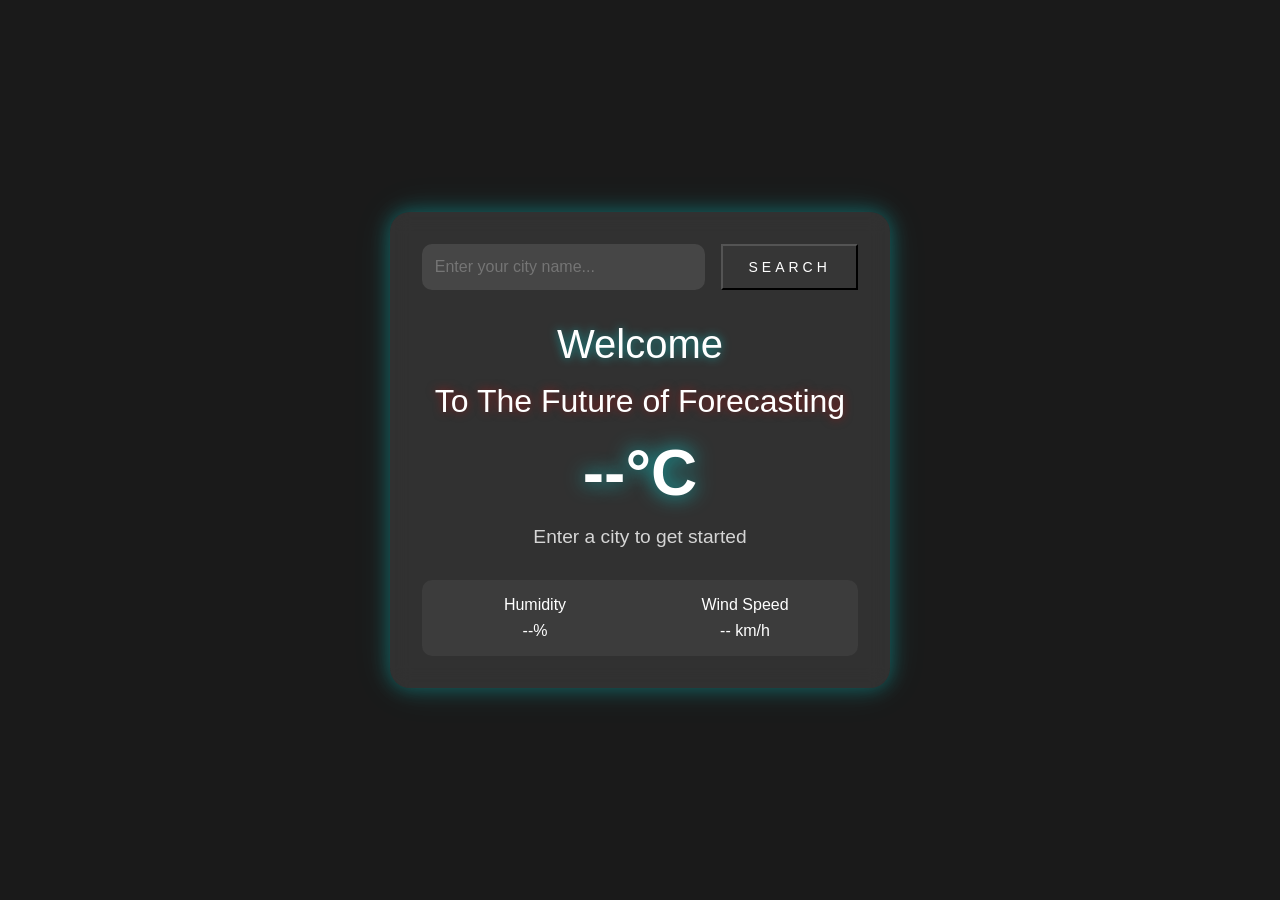
<file: 1. Weather Forecast Application/index.html>
<!-- This is a weather Forecast Web Application that uses Weather API for fetching real-time tempeature-->
<!DOCTYPE html>
<html lang="en">

<head>
    <meta charset="UTF-8">
    <meta name="viewport" content="width=device-width, initial-scale=1.0">
    <title>Weather Forecast</title>

    <style>
        /* Global styling of the background */
        * {
            margin: 0;
            padding: 0;
            box-sizing: border-box;
            font-family: 'Arial', sans-serif;
        }

        /* Body section */
        body {
            min-height: 100vh;
            background: #1a1a1a;
            display: flex;
            justify-content: center;
            align-items: center;
            color: #fff;
        }

        /* Weather section */
        .weather-container {
            background: rgba(255, 255, 255, 0.1);
            backdrop-filter: blur(10px);
            padding: 2rem;
            border-radius: 20px;
            width: 90%;
            max-width: 500px;
            box-shadow: 0 0 20px rgba(0, 255, 255, 0.3), 0 0 40px rgba(0, 255, 255, 0.1);
            animation: pulse 2s infinite;
        }

        /* Search box section */
        .search-box {
            display: flex;
            gap: 1rem;
            margin-bottom: 2rem;
        }

        /* Input field section */
        input {
            flex: 1;
            padding: 0.8rem;
            border: none;
            border-radius: 10px;
            background: rgba(255, 255, 255, 0.1);
            color: #fff;
            font-size: 1rem;
            transition: all 0.3s ease;
        }

        input:focus {
            outline: none;
            box-shadow: 0 0 15px rgba(0, 255, 255, 0.5);
        }

        /* Button styling */
        button {
            padding: 0.9em 1.8em;
            text-transform: uppercase;
            text-decoration: none;
            letter-spacing: 4px;
            color: transparent;
            border: 3px solid rgba(0, 255, 255, 0.5)#ff0;
            font-size: 14px;
            position: relative;
            font-family: inherit;
            background: transparent;
            cursor: pointer;
        }

        button::before {
            content: "search";
            position: absolute;
            top: 0;
            left: 0;
            width: 100%;
            height: 100%;
            background-color: #363636;
            color: rgb(255, 255, 255);
            display: flex;
            justify-content: center;
            align-items: center;
            transition: all 0.5s;
        }

        button:hover::before {
            left: 100%;
            transform: scale(0) rotateY(380deg);
            opacity: 78;
        }

        button::after {
            content: "go";
            position: absolute;
            top: 0;
            left: -100%;
            width: 100%;
            height: 100%;
            background-color: #363636;
            color: rgb(196, 216, 113);
            font-family: Georgia, serif;
            display: flex;
            justify-content: center;
            align-items: center;
            transition: all 0.5s;
            transform: scale(0) rotateY(0deg);
            opacity: 0;
        }

        button:hover::after {
            left: 0;
            transform: scale(1) rotateY(360deg);
            opacity: 1;
        }

        /* Weather information section/container */
        .weather-info {
            text-align: center;
        }

        .city {
            font-size: 2.5rem;
            margin-bottom: 1rem;
            text-shadow: 0 0 10px rgba(0, 255, 255, 0.5);
        }

        .city2 {
            font-size: 2rem;
            margin-bottom: 1rem;
            text-shadow: 0 0 10px rgba(237, 10, 10, 0.5);
        }

        .temperature {
            font-size: 4rem;
            font-weight: bold;
            margin-bottom: 1rem;
            text-shadow: 0 0 20px rgba(0, 255, 255, 0.7);
        }

        .description {
            font-size: 1.2rem;
            margin-bottom: 2rem;
            color: rgba(255, 255, 255, 0.8);
        }

        /* Weather details section */
        .details {
            display: grid;
            grid-template-columns: repeat(2, 1fr);
            gap: 1rem;
            padding: 1rem;
            background: rgba(255, 255, 255, 0.05);
            border-radius: 10px;
        }

        .detail-item {
            display: flex;
            flex-direction: column;
            align-items: center;
            gap: 0.5rem;
        }

        /* Breathing Animation outside the container */
        @keyframes pulse {
            0% {
                box-shadow: 0 0 20px rgba(82, 97, 97, 0.3), 0 0 40px rgba(0, 255, 255, 0.1);
            }

            50% {
                box-shadow: 0 0 25px rgba(255, 117, 3, 0.4), 0 0 50px rgba(0, 255, 255, 0.2);
            }

            100% {
                box-shadow: 0 0 20px rgba(255, 30, 0, 0.3), 0 0 40px rgba(0, 255, 255, 0.1);
            }
        }

        /* Error message styling */
        .error {
            color: #ff6b6b;
            margin-top: 1rem;
            text-align: center;
        }
    </style>
</head>

<body>
    <!-- Weather container -->
    <div class="weather-container">
        <!-- Search box -->
        <div class="search-box">
            <input type="text" placeholder="Enter your city name..." id="cityInput">
            <button onclick="getWeather()">Search</button>
        </div>
        <!-- Weather information display -->
        <div class="weather-info">
            <div class="city">Welcome</div> 
            <div class="city2">To The Future of Forecasting</div>
            <div class="temperature">--°C</div>
            <div class="description">Enter a city to get started</div>
            <div class="details">
                <div class="detail-item">
                    <span>Humidity</span>
                    <span>--%</span>
                </div>
                <div class="detail-item">
                    <span>Wind Speed</span>
                    <span>-- km/h</span>
                </div>
            </div>
        </div>
    </div>

    <script>
        // API key
        const API_KEY = "121019061b0a6bafcb91af1e6b594541";

        // Fetch weather data
        async function getWeather() {
            const cityInput = document.getElementById('cityInput');
            const city = cityInput.value;

            if (!city) return;

            try {
                const response = await fetch(`https://api.openweathermap.org/data/2.5/weather?q=${city}&units=metric&appid=${API_KEY}`);
                const data = await response.json();

                if (data.cod !== 200) {
                    showError('City not found');
                    return;
                }

                updateWeatherUI(data);
            } catch (error) {
                showError('Failed to fetch weather data');
            }
        }

        // Update UI
        function updateWeatherUI(data) {
            document.querySelector('.city').textContent = data.name;
            document.querySelector('.temperature').textContent = `${Math.round(data.main.temp)}°C`;
            document.querySelector('.description').textContent = data.weather[0].description;

            const details = document.querySelector('.details');
            details.innerHTML = `
                <div class="detail-item">
                    <span>Humidity</span>
                    <span>${data.main.humidity}%</span>
                </div>
                <div class="detail-item">
                    <span>Wind Speed</span>
                    <span>${data.wind.speed} km/h</span>
                </div>
            `;
        }

        // Show error messages
        function showError(message) {
            const errorDiv = document.createElement('div');
            errorDiv.className = 'error';
            errorDiv.textContent = message;

            const container = document.querySelector('.weather-container');
            container.appendChild(errorDiv);

            setTimeout(() => {
                errorDiv.remove();
            }, 3000);
        }

        // Event listener for Enter key
        document.getElementById('cityInput').addEventListener('keypress', (e) => {
            if (e.key === 'Enter') {
                getWeather();
            }
        });
    </script>
</body>

</html>
</file>
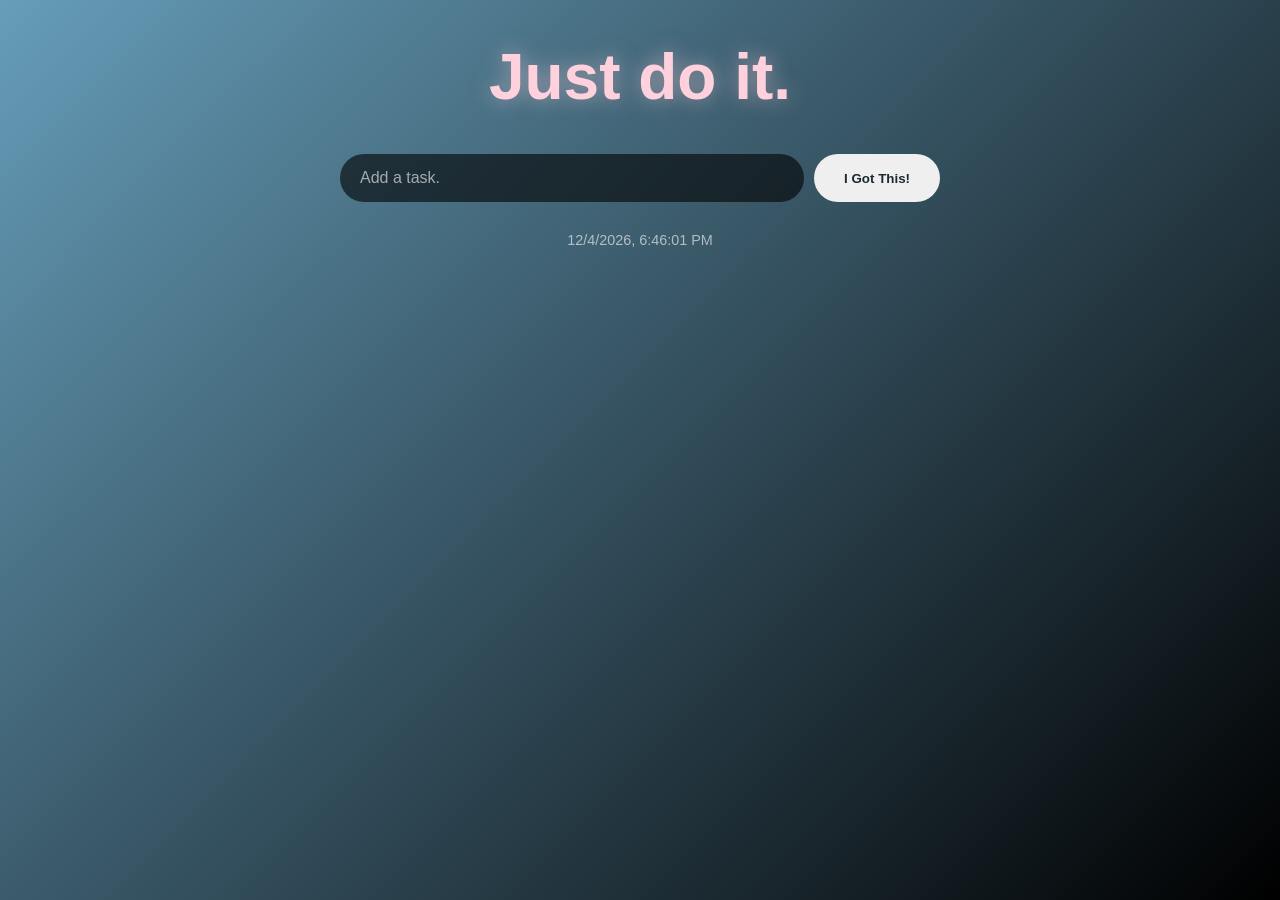
<file: 2. To Do List Web Application/index.html>
<!DOCTYPE html>
<html lang="en">
<head>
    <meta charset="UTF-8">
    <meta name="viewport" content="width=device-width, initial-scale=1.0">
    <title>Todo List</title>

    <!-- linking css file -->
    <link rel="stylesheet" href="todoStyling.css">  

    
</head>
<body>
    <div class="container">
        <h1>Just do it.</h1>
        <div class="input-section">
            <input type="text" id="todo-input" placeholder="Add a task.">
            <button id="add-btn">I Got This!</button>
        </div>
        <div class="timestamp"></div>
        <div id="todo-list"></div>
    </div>

    <!-- Linking Java-Script file -->
    <script src="todoScript.js"></script>

</body>
</html>
</file>
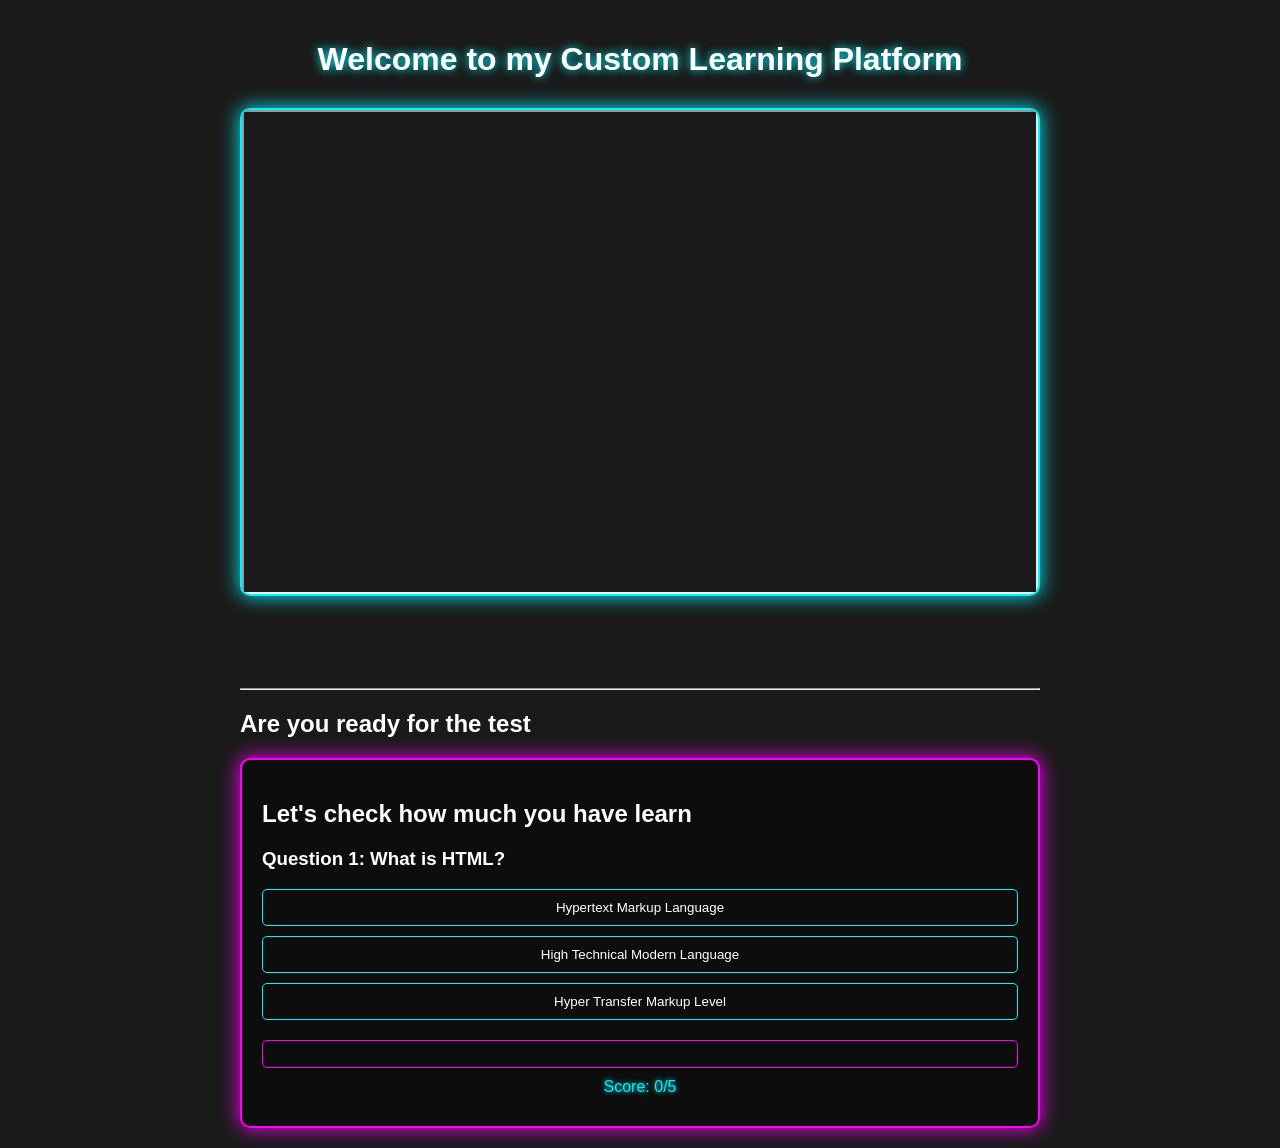
<file: codtech_2-2/index.html>
<!DOCTYPE html>
<html lang="en">

<head>
    <meta charset="UTF-8">
    <title>Learning Platform</title>
    <link rel="stylesheet" href="./style.css">

</head>

<body>
    <div class="container">
        <div class="header">
            <h1>Welcome to my Custom Learning Platform</h1>
        </div>

        <div class="video-container">
            <!-- embedding youtube video -->
            <iframe width="854px" height="480px" src="https://www.youtube.com/embed/Edsxf_NBFrw?start=0"
                title="YouTube video player" allow="autoplay; encrypted-media; picture-in-picture; fullscreen"
                allowfullscreen>
            </iframe>

        </div>

        <br><br><br>
        <hr>
        <h2>Are you ready for the test</h2>
        <div class="quiz-container">
            <h2>Let's check how much you have learn</h2>
            <div id="questions">
<!--                 data-correct specifies the indexing of the correct answer -->
                <div class="question active" data-correct="0">    
                    <h3>Question 1: What is HTML?</h3>
                    <div class="options">
                        <button>Hypertext Markup Language</button>
                        <button>High Technical Modern Language</button>
                        <button>Hyper Transfer Markup Level</button>
                    </div>
                </div>

                <div class="question" data-correct="1">
                    <h3>Question 2: Which is a CSS property?</h3>
                    <div class="options">
                        <button>print-style</button>
                        <button>background-color</button>
                        <button>text-type</button>
                    </div>
                </div>

                <div class="question" data-correct="0">
                    <h3>Question 3: What does JavaScript do?</h3>
                    <div class="options">
                        <button>Adds interactivity to websites</button>
                        <button>Only styles web pages</button>
                        <button>Creates database structures</button>
                    </div>
                </div>

                <div class="question" data-correct="1">
                    <h3>Question 4: What is responsive design?</h3>
                    <div class="options">
                        <button>Websites that load fast</button>
                        <button>Websites that adapt to different screen sizes</button>
                        <button>Websites with animations</button>
                    </div>
                </div>

                <div class="question" data-correct="2">
                    <h3>Question 5: Which is a valid color value?</h3>
                    <div class="options">
                        <button>color-blue</button>
                        <button>blue-color</button>
                        <button>#0000FF</button>
                    </div>
                </div>
            </div>
            <div class="progress-container">
                <div class="progress-bar"></div>
            </div>
            <div class="score">Score: <span id="score">0</span>/5</div>
            <div class="feedback"></div>
        </div>
    </div>

    <script src="script.js"></script>
</body>

</html>
</file>
<file: 2. To Do List Web Application/todoStyling.css>
* {
    margin: 0;
    padding: 0;
    box-sizing: border-box;
    font-family: -apple-system, BlinkMacSystemFont, 'Segoe UI', Roboto, sans-serif;
}

body {
    min-height: 100vh;
    background: linear-gradient(135deg, #669db9 0%, #000000 100%);
    padding: 20px;
    color: #ff0000;
}

.container {
    max-width: 600px;
    margin: 20px auto;
}

h1 {
    font-size: 4rem;
    text-align: center;
    color: #ffd1dc;
    margin-bottom: 40px;
    text-shadow: 0 0 20px rgba(255, 209, 220, 0.5);
}

.input-section {
    display: flex;
    gap: 10px;
    margin-bottom: 30px;
}

#todo-input {
    flex: 1;
    padding: 15px 20px;
    font-size: 1rem;
    background: rgba(0, 0, 0, 0.6);
    border: none;
    border-radius: 25px;
    color: #fff;
}

#todo-input::placeholder {
    color: rgba(255, 255, 255, 0.6);
}

#add-btn {
    padding: 15px 30px;
    color: #1a2a32;
    border: none;
    border-radius: 25px;
    cursor: pointer;
    font-weight: bold;
    transition: all 0.3s ease;
}

#add-btn:hover {
    transform: translateY(-2px);
    box-shadow: 0 5px 15px rgba(255, 209, 220, 0.3);
}

.timestamp {
    text-align: center;
    color: rgba(255, 255, 255, 0.6);
    margin-bottom: 20px;
    font-size: 0.9rem;
}

.todo-item {
    display: flex;
    align-items: center;
    padding: 15px 20px;
    background: rgba(0, 0, 0, 0.6);
    margin-bottom: 10px;
    border-radius: 25px;
    animation: slideIn 0.3s ease;
}

@keyframes slideIn {
    from {
        opacity: 0;
        transform: translateY(-10px);
    }

    to {
        opacity: 1;
        transform: translateY(0);
    }
}

.todo-text {
    flex: 1;
    margin: 0 15px;
    color: #fff;
}

.todo-item.completed .todo-text {
    text-decoration: line-through;
    opacity: 0.6;
}

.btn {
    width: 40px;
    height: 40px;
    border-radius: 50%;
    border: none;
    cursor: pointer;
    display: flex;
    align-items: center;
    justify-content: center;
    margin-left: 10px;
    transition: all 0.3s ease;
}

.complete-btn {
    background: #ffd1dc;
    color: #1a2a32;
}

.delete-btn {
    background: #ff4757;
    color: #fff;
}

.btn:hover {
    transform: scale(1.1);
}
</file>
<file: codtech_2-2/style.css>
:root {
    --neon-blue: #00f3ff;
    --neon-pink: #ff00ff;
    --dark-bg: #1a1a1a;
}

body {
    margin: 0;
    padding: 20px;
    font-family: Arial, sans-serif;
    background-color: var(--dark-bg);
    color: white;
}

.container {
    max-width: 800px;
    margin: 0 auto;
}

.header {
    text-align: center;
    margin-bottom: 30px;
    text-shadow: 0 0 10px var(--neon-blue);
}

.video-container {
    display: flex;                 /* making Flexbox */
    justify-content: center;       /* horizontal center */
    align-items: center;           /* vertical center */
    margin-bottom: 30px;
    border: 2px solid var(--neon-blue);
    border-radius: 10px;
    overflow: hidden;
    box-shadow: 0 0 20px var(--neon-blue);
    height: 100%;                  /* Ensure it has a height to center content vertically */
}
video {
    width: 100%;
    display: block;
}

.quiz-container {
    background: rgba(0, 0, 0, 0.5);
    padding: 20px;
    border-radius: 10px;
    border: 2px solid var(--neon-pink);
    box-shadow: 0 0 20px var(--neon-pink);
    margin-top: 20px;
}

.question {
    display: none;
    margin-bottom: 20px;
}

.question.active {
    display: block;
}

.options {
    display: grid;
    gap: 10px;
    margin-top: 10px;
}

button {
    background: transparent;
    color: white;
    border: 1px solid var(--neon-blue);
    padding: 10px 20px;
    cursor: pointer;
    border-radius: 5px;
    transition: all 0.3s;
}

button:hover {
    background: var(--neon-blue);
    box-shadow: 0 0 10px var(--neon-blue);
}

.progress-container {
    margin-top: 20px;
    border: 1px solid var(--neon-pink);
    border-radius: 5px;
    padding: 3px;
}

.progress-bar {
    height: 20px;
    width: 0%;
    background: var(--neon-pink);
    border-radius: 3px;
    transition: width 0.5s;
    box-shadow: 0 0 10px var(--neon-pink);
}

.score {
    text-align: center;
    margin-top: 10px;
    color: var(--neon-blue);
    text-shadow: 0 0 5px var(--neon-blue);
}

.feedback {
    text-align: center;
    margin-top: 10px;
    font-weight: bold;
}
</file>
